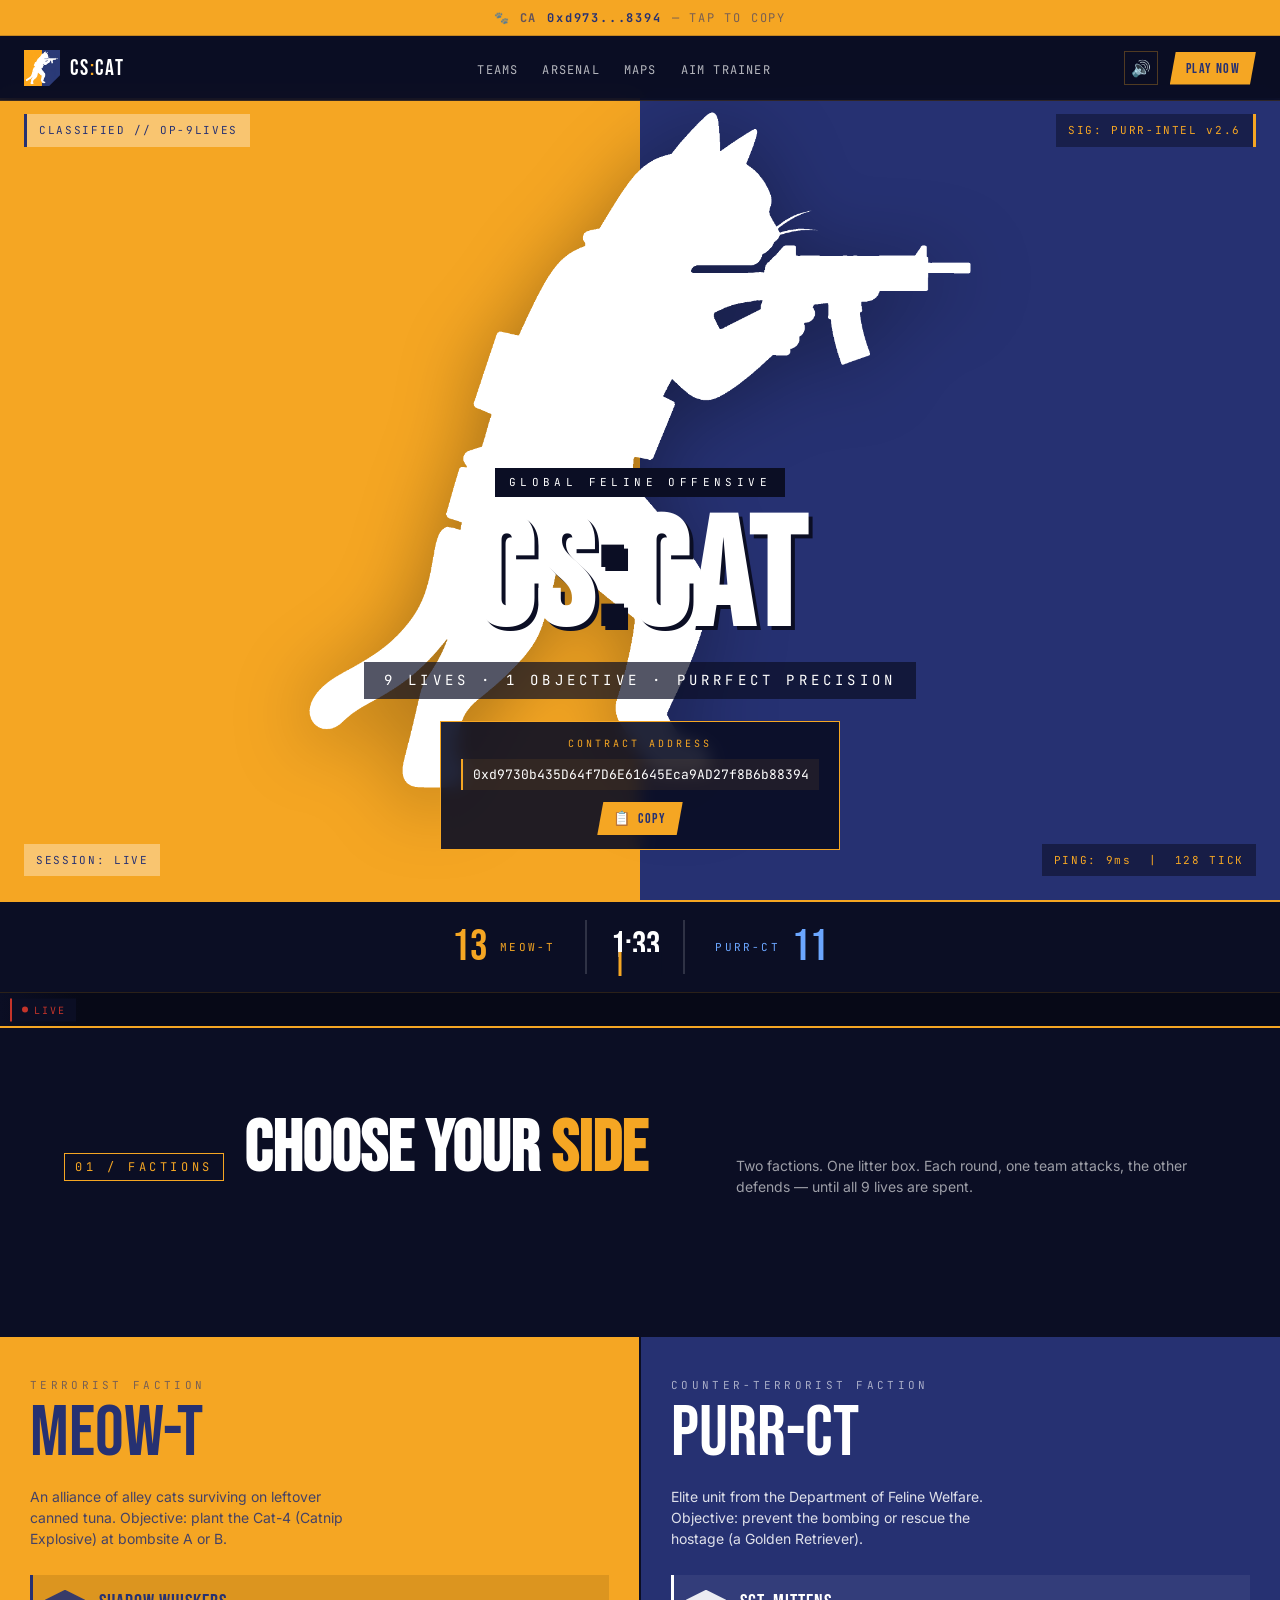
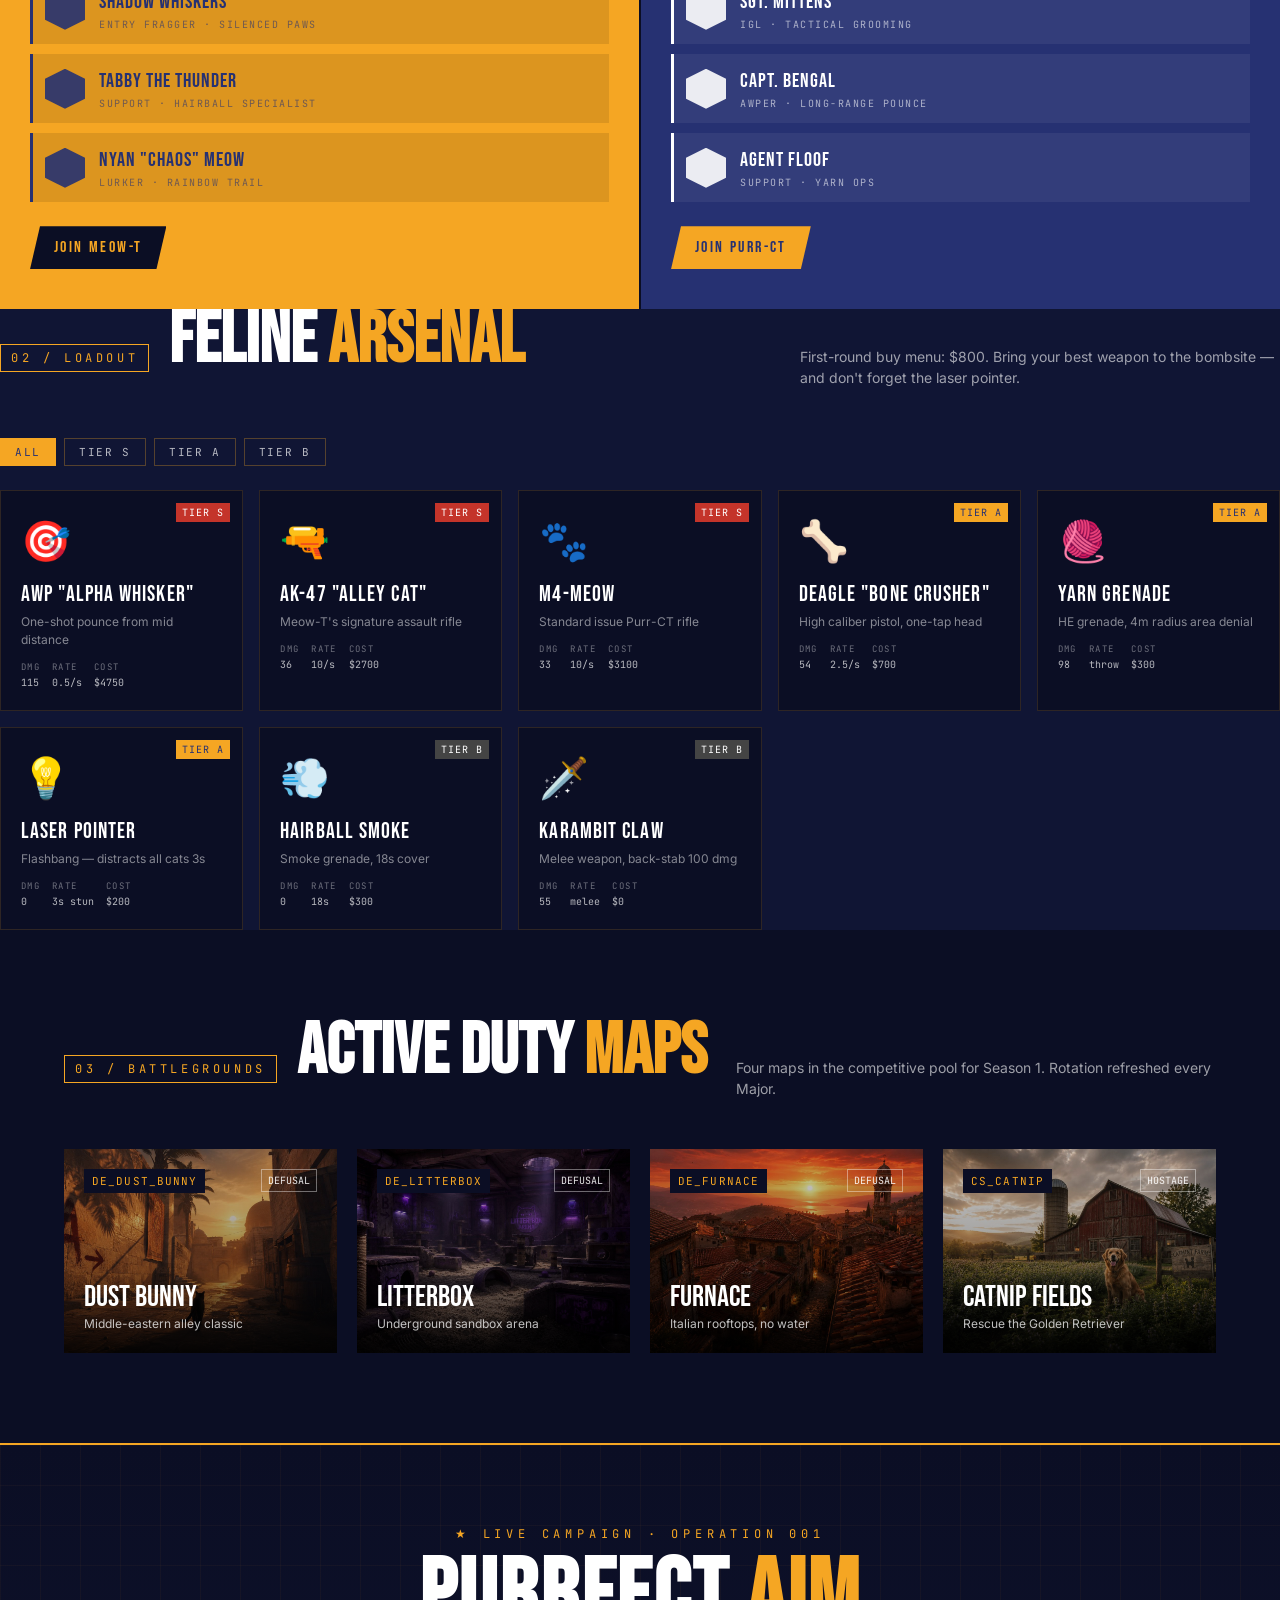
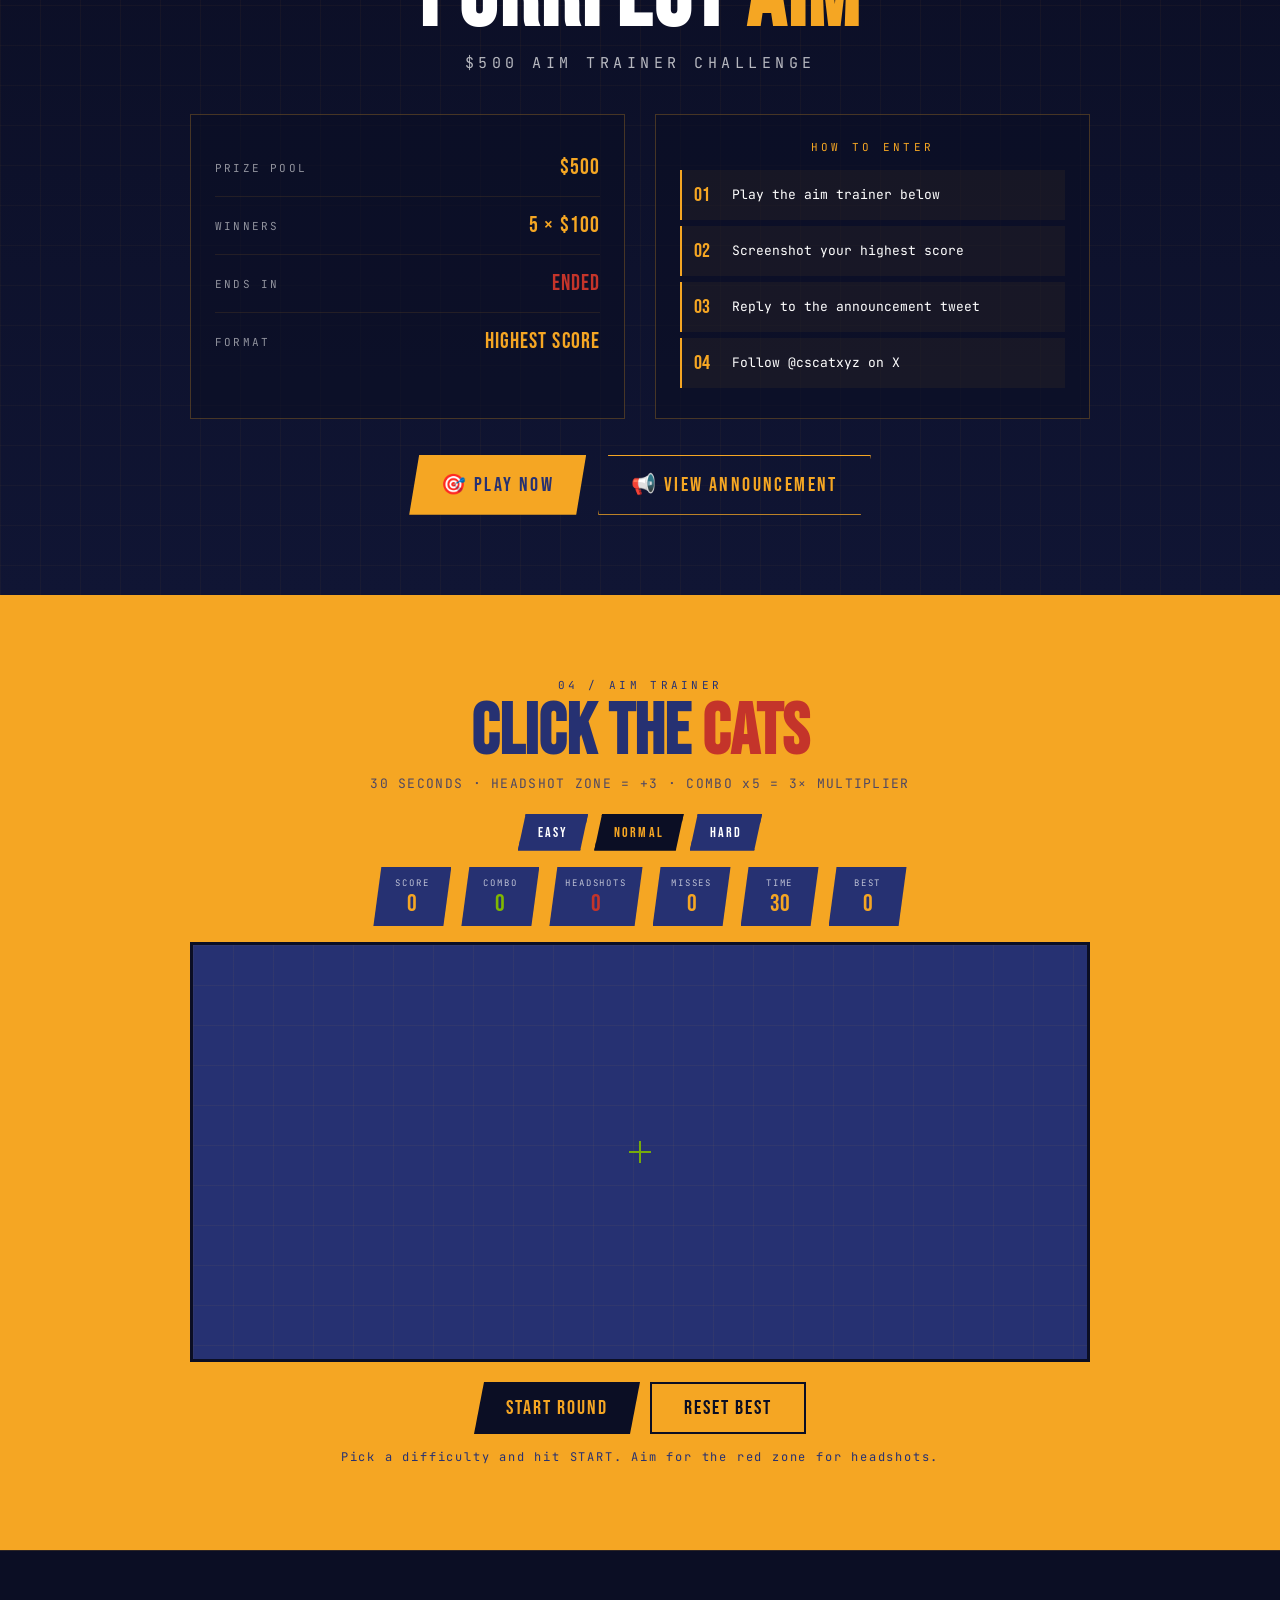
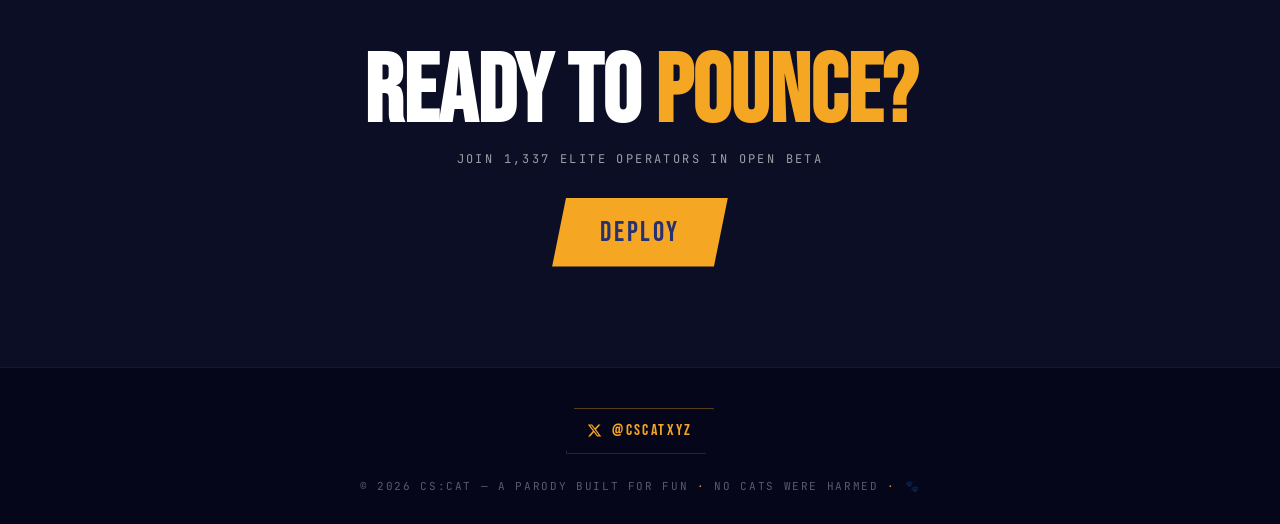
<file: index.html>
<!DOCTYPE html>
<html lang="en">
<head>
<meta charset="UTF-8">
<meta name="viewport" content="width=device-width, initial-scale=1.0">
<title>CS:CAT — Tactical Feline Operations</title>
<link href="https://fonts.googleapis.com/css2?family=Bebas+Neue&family=Inter:wght@400;600;800;900&family=JetBrains+Mono:wght@400;700&display=swap" rel="stylesheet">
<link rel="stylesheet" href="styles.css">
</head>
<body>

<!-- CA TOP BAR -->
<div class="ca-topbar" id="caTopbar">
  <div class="ca-topbar-inner" id="caTopbarBtn">
    <span class="ca-topbar-label">🐾 CA</span>
    <span class="ca-topbar-addr" id="caTopbarAddr">COMING SOON</span>
    <span class="ca-topbar-hint" id="caTopbarHint">— reveal on launch</span>
  </div>
</div>

<nav>
  <div class="brand">
    <div class="brand-mark"><img src="logo.png" alt="CS:CAT logo"></div>
    <div class="brand-name">CS<span class="colon">:</span>CAT</div>
  </div>
  <ul>
    <li><a href="#teams">Teams</a></li>
    <li><a href="#arsenal">Arsenal</a></li>
    <li><a href="#maps">Maps</a></li>
    <li><a href="#train">Aim Trainer</a></li>
  </ul>
  <div class="nav-right">
    <button class="sound-toggle" id="soundToggle" title="Toggle sound">🔊</button>
    <button class="nav-cta" onclick="document.getElementById('train').scrollIntoView({behavior:'smooth'})">PLAY NOW</button>
  </div>
</nav>

<!-- HERO -->
<section class="hero">
  <div class="hero-left"></div>
  <div class="hero-right"></div>

  <div class="hero-hud hud-tl">CLASSIFIED // OP-9LIVES</div>
  <div class="hero-hud hud-tr">SIG: PURR-INTEL v2.6</div>
  <div class="hero-hud hud-bl">SESSION: LIVE</div>
  <div class="hero-hud hud-br">PING: 9ms &nbsp;|&nbsp; 128 TICK</div>

  <img class="hero-cat" src="hero-cat.png" alt="CS:CAT tactical feline operator">

  <div class="hero-content">
    <div class="hero-eyebrow">GLOBAL FELINE OFFENSIVE</div>
    <h1 class="hero-title">CS<span class="colon">:</span>CAT</h1>
    <div class="hero-tagline">9 LIVES · 1 OBJECTIVE · PURRFECT PRECISION</div>

    <div class="hero-ca-card" id="heroCaCard">
      <div class="hero-ca-label">CONTRACT ADDRESS</div>
      <div class="hero-ca-addr" id="heroCaAddr">COMING SOON</div>
      <div class="hero-ca-actions">
        <button class="hero-ca-btn" id="heroCaBtn" disabled>
          <span>⏳</span> TBA
        </button>
        <a class="hero-ca-btn secondary" id="heroCaExplorer" href="#" target="_blank" rel="noopener" style="display:none">
          <span>🔗</span> EXPLORER
        </a>
      </div>
    </div>
  </div>
</section>

<!-- ROUND HUD + KILL FEED -->
<div class="match-bar">
  <div class="round-hud">
    <div class="hud-team-block t">
      <span class="score" id="tScore">13</span>
      <span class="name">MEOW-T</span>
    </div>
    <div class="hud-timer" id="timer">1:35</div>
    <div class="hud-team-block ct">
      <span class="name">PURR-CT</span>
      <span class="score" id="ctScore">11</span>
    </div>
  </div>
  <div class="killfeed" id="killfeed">
    <div class="live-badge"><span class="live-dot"></span>LIVE</div>
  </div>
</div>

<!-- TEAMS -->
<section class="content" id="teams">
  <div class="section-head">
    <span class="section-tag">01 / FACTIONS</span>
    <h2 class="section-title">CHOOSE YOUR <span class="accent">SIDE</span></h2>
    <p class="section-desc">Two factions. One litter box. Each round, one team attacks, the other defends — until all 9 lives are spent.</p>
  </div>
</section>

<div class="teams-grid">
  <div class="team-card team-t" data-team="t">
    <div class="team-label">TERRORIST FACTION</div>
    <div class="team-name">MEOW-T</div>
    <div class="team-desc">An alliance of alley cats surviving on leftover canned tuna. Objective: plant the Cat-4 (Catnip Explosive) at bombsite A or B.</div>
    <div class="team-agents">
      <div class="agent">
        <div class="agent-avatar"></div>
        <div class="agent-info">
          <div class="agent-name">SHADOW WHISKERS</div>
          <div class="agent-role">Entry Fragger · Silenced Paws</div>
        </div>
      </div>
      <div class="agent">
        <div class="agent-avatar"></div>
        <div class="agent-info">
          <div class="agent-name">TABBY THE THUNDER</div>
          <div class="agent-role">Support · Hairball Specialist</div>
        </div>
      </div>
      <div class="agent">
        <div class="agent-avatar"></div>
        <div class="agent-info">
          <div class="agent-name">NYAN "CHAOS" MEOW</div>
          <div class="agent-role">Lurker · Rainbow Trail</div>
        </div>
      </div>
    </div>
    <button class="join-btn" onclick="joinTeam('t', event)">JOIN MEOW-T</button>
  </div>

  <div class="team-card team-ct" data-team="ct">
    <div class="team-label">COUNTER-TERRORIST FACTION</div>
    <div class="team-name">PURR-CT</div>
    <div class="team-desc">Elite unit from the Department of Feline Welfare. Objective: prevent the bombing or rescue the hostage (a Golden Retriever).</div>
    <div class="team-agents">
      <div class="agent">
        <div class="agent-avatar"></div>
        <div class="agent-info">
          <div class="agent-name">SGT. MITTENS</div>
          <div class="agent-role">IGL · Tactical Grooming</div>
        </div>
      </div>
      <div class="agent">
        <div class="agent-avatar"></div>
        <div class="agent-info">
          <div class="agent-name">CAPT. BENGAL</div>
          <div class="agent-role">AWPer · Long-range Pounce</div>
        </div>
      </div>
      <div class="agent">
        <div class="agent-avatar"></div>
        <div class="agent-info">
          <div class="agent-name">AGENT FLOOF</div>
          <div class="agent-role">Support · Yarn Ops</div>
        </div>
      </div>
    </div>
    <button class="join-btn" onclick="joinTeam('ct', event)">JOIN PURR-CT</button>
  </div>
</div>

<!-- ARSENAL -->
<section class="arsenal-section">
  <div class="content">
    <div class="section-head">
      <span class="section-tag">02 / LOADOUT</span>
      <h2 class="section-title">FELINE <span class="accent">ARSENAL</span></h2>
      <p class="section-desc">First-round buy menu: $800. Bring your best weapon to the bombsite — and don't forget the laser pointer.</p>
    </div>

    <div class="filter-bar">
      <button class="filter-btn active" data-filter="all">ALL</button>
      <button class="filter-btn" data-filter="s">TIER S</button>
      <button class="filter-btn" data-filter="a">TIER A</button>
      <button class="filter-btn" data-filter="b">TIER B</button>
    </div>

    <div class="weapons-grid" id="weaponsGrid"></div>
  </div>
</section>

<!-- MAPS -->
<section class="content" id="maps">
  <div class="section-head">
    <span class="section-tag">03 / BATTLEGROUNDS</span>
    <h2 class="section-title">ACTIVE DUTY <span class="accent">MAPS</span></h2>
    <p class="section-desc">Four maps in the competitive pool for Season 1. Rotation refreshed every Major.</p>
  </div>

  <div class="maps-grid" id="mapsGrid"></div>
</section>

  <!-- ============ CAMPAIGN SECTION ============ -->
<section class="campaign-section" id="campaign">
  <div class="campaign-wrap">
    <div class="campaign-eyebrow">★ LIVE CAMPAIGN · OPERATION 001</div>
    <h2 class="campaign-title">PURRFECT <span class="accent">AIM</span></h2>
    <div class="campaign-sub">$500 AIM TRAINER CHALLENGE</div>

    <div class="campaign-grid">
      <div class="campaign-info">
        <div class="info-row"><span class="lbl">PRIZE POOL</span><span class="val">$500</span></div>
        <div class="info-row"><span class="lbl">WINNERS</span><span class="val">5 × $100</span></div>
        <div class="info-row"><span class="lbl">ENDS IN</span><span class="val" id="countdown">--H --M --S</span></div>
        <div class="info-row"><span class="lbl">FORMAT</span><span class="val">Highest Score</span></div>
      </div>

      <div class="campaign-steps">
        <div class="steps-label">HOW TO ENTER</div>
        <div class="c-step"><span class="c-num">01</span>Play the aim trainer below</div>
        <div class="c-step"><span class="c-num">02</span>Screenshot your highest score</div>
        <div class="c-step"><span class="c-num">03</span>Reply to the announcement tweet</div>
        <div class="c-step"><span class="c-num">04</span>Follow @cscatxyz on X</div>
      </div>
    </div>

    <div class="campaign-cta">
      <a href="#train" class="c-btn primary">🎯 PLAY NOW</a>
      <a href="https://x.com/cscatxyz" target="_blank" rel="noopener" class="c-btn secondary">📢 VIEW ANNOUNCEMENT</a>
    </div>
  </div>
</section>
  
<!-- MINI GAME -->
<section class="game-section" id="train">
  <div class="game-wrap">
    <div class="game-head">
      <div class="game-eyebrow">04 / AIM TRAINER</div>
      <h1 class="game-title">CLICK THE <span class="accent">CATS</span></h1>
      <div class="game-sub">30 SECONDS · HEADSHOT ZONE = +3 · COMBO x5 = 3× MULTIPLIER</div>
    </div>

    <div class="difficulty-bar">
      <button class="diff-btn" data-diff="easy">EASY</button>
      <button class="diff-btn active" data-diff="normal">NORMAL</button>
      <button class="diff-btn" data-diff="hard">HARD</button>
    </div>

    <div class="game-hud">
      <div class="stat"><span class="stat-label">SCORE</span><span class="stat-val" id="score">0</span></div>
      <div class="stat combo"><span class="stat-label">COMBO</span><span class="stat-val" id="combo">0</span></div>
      <div class="stat hs"><span class="stat-label">HEADSHOTS</span><span class="stat-val" id="hs">0</span></div>
      <div class="stat"><span class="stat-label">MISSES</span><span class="stat-val" id="misses">0</span></div>
      <div class="stat"><span class="stat-label">TIME</span><span class="stat-val" id="gtime">30</span></div>
      <div class="stat"><span class="stat-label">BEST</span><span class="stat-val" id="best">0</span></div>
    </div>

    <div class="game-area" id="area">
      <div class="crosshair" id="crosshair" style="left:50%; top:50%"></div>
    </div>

    <div class="game-controls">
      <button class="btn" id="startBtn">START ROUND</button>
      <button class="btn secondary" id="resetBest">RESET BEST</button>
    </div>
    <div class="game-msg" id="msg">Pick a difficulty and hit START. Aim for the red zone for headshots.</div>
  </div>
</section>

<!-- CTA -->
<section class="cta">
  <h2 class="cta-title">READY TO <span class="accent">POUNCE?</span></h2>
  <div class="cta-sub">JOIN 1,337 ELITE OPERATORS IN OPEN BETA</div>
  <button class="cta-btn" onclick="document.getElementById('train').scrollIntoView({behavior:'smooth'})">DEPLOY</button>
</section>

<footer>
  <div class="footer-social">
    <a href="https://x.com/cscatxyz" target="_blank" rel="noopener" class="social-link" aria-label="Follow CS:CAT on X">
      <svg viewBox="0 0 24 24" fill="currentColor" aria-hidden="true">
        <path d="M18.244 2.25h3.308l-7.227 8.26 8.502 11.24H16.17l-5.214-6.817L4.99 21.75H1.68l7.73-8.835L1.254 2.25H8.08l4.713 6.231zm-1.161 17.52h1.833L7.084 4.126H5.117z"/>
      </svg>
      <span>@CSCATXYZ</span>
    </a>
  </div>
  <div class="footer-copy">
    © 2026 CS:CAT — A PARODY BUILT FOR FUN <span class="paw">·</span> NO CATS WERE HARMED <span class="paw">·</span> 🐾
  </div>
</footer>

<!-- MODAL -->
<div class="modal-overlay" id="modal">
  <div class="modal">
    <button class="modal-close" onclick="closeModal()">✕</button>
    <div id="modalContent"></div>
  </div>
</div>

<!-- TOAST -->
<div class="toast" id="toast"></div>

<script src="script.js"></script>
</body>
</html>
</file>
<file: styles.css>
:root {
  --yellow: #F5A623;
  --yellow-deep: #E09612;
  --navy: #263172;
  --navy-deep: #1A2054;
  --navy-mid: #101534;
  --white: #FFFFFF;
  --cream: #F4EFE6;
  --red: #C4342A;
  --dark: #0B0E24;
  --green: #7FB800;
  --ct-blue: #6BA6FF;
}
* { margin: 0; padding: 0; box-sizing: border-box; }
html { scroll-behavior: smooth; }
body {
  font-family: 'Inter', sans-serif;
  background: var(--dark);
  color: var(--white);
  overflow-x: hidden;
  line-height: 1.5;
}
button { font-family: inherit; }

/* ============ CA TOP BAR ============ */
.ca-topbar {
  position: fixed;
  top: 0; left: 0; right: 0;
  height: 36px;
  background: var(--yellow);
  color: var(--navy);
  z-index: 110;
  display: flex;
  align-items: center;
  justify-content: center;
  transition: background 0.3s, color 0.3s;
  border-bottom: 1px solid rgba(11,14,36,0.2);
}
.ca-topbar.copied {
  background: var(--green);
  color: var(--white);
}
.ca-topbar-inner {
  display: flex; align-items: center; gap: 10px;
  font-family: 'JetBrains Mono';
  font-size: 12px;
  letter-spacing: 0.15em;
  cursor: pointer;
  padding: 0 20px;
  user-select: none;
  font-weight: 700;
}
.ca-topbar.disabled .ca-topbar-inner { cursor: default; }
.ca-topbar-label { opacity: 0.7; }
.ca-topbar-hint { opacity: 0.6; font-weight: 400; }
@media (max-width: 720px) {
  .ca-topbar-inner { font-size: 10px; padding: 0 12px; gap: 6px; letter-spacing: 0.1em; }
  .ca-topbar-hint { display: none; }
}

/* ============ NAV ============ */
nav {
  position: fixed; top: 36px; left: 0; right: 0; z-index: 100;
  padding: 14px 24px;
  background: rgba(11,14,36,0.9);
  backdrop-filter: blur(12px);
  border-bottom: 1px solid rgba(245,166,35,0.15);
  display: flex; justify-content: space-between; align-items: center;
  gap: 12px;
}
.brand { display: flex; align-items: center; gap: 10px; }
.brand-mark {
  width: 36px; height: 36px;
  display: flex; align-items: center; justify-content: center;
  clip-path: polygon(0 0, 100% 0, 100% 70%, 70% 100%, 0 100%);
  overflow: hidden;
}
.brand-mark img {
  width: 100%;
  height: 100%;
  object-fit: cover;
  display: block;
}
.brand-name { font-family: 'Bebas Neue'; font-size: 22px; letter-spacing: 0.08em; }
.brand-name .colon { color: var(--yellow); }
nav ul { display: flex; gap: 24px; list-style: none; }
nav ul a {
  color: rgba(255,255,255,0.7);
  text-decoration: none;
  font-family: 'JetBrains Mono';
  font-size: 12px;
  text-transform: uppercase;
  letter-spacing: 0.1em;
  transition: color 0.2s;
}
nav ul a:hover { color: var(--yellow); }
.nav-right { display: flex; align-items: center; gap: 12px; }
.sound-toggle {
  background: transparent;
  border: 1px solid rgba(245,166,35,0.3);
  color: var(--yellow);
  width: 34px; height: 34px;
  cursor: pointer;
  display: flex; align-items: center; justify-content: center;
  font-size: 16px;
  transition: all 0.2s;
}
.sound-toggle:hover { background: rgba(245,166,35,0.1); }
.sound-toggle.muted { opacity: 0.4; }
.nav-cta {
  background: var(--yellow); color: var(--navy);
  padding: 8px 16px;
  font-family: 'Bebas Neue';
  letter-spacing: 0.1em;
  font-size: 14px;
  border: none;
  cursor: pointer;
  clip-path: polygon(6px 0, 100% 0, calc(100% - 6px) 100%, 0 100%);
  transition: transform 0.1s;
}
.nav-cta:hover { transform: translateY(-1px); }
@media (max-width: 780px) {
  nav ul { display: none; }
  nav { padding: 12px 16px; }
}

/* ============ HERO ============ */
.hero {
  min-height: 100vh;
  display: grid;
  grid-template-columns: 1fr 1fr;
  position: relative;
  overflow: hidden;
  padding-top: 98px;
}
.hero-left { background: var(--yellow); }
.hero-right { background: var(--navy); }
.hero-cat {
  position: absolute;
  top: 50%; left: 50%;
  transform: translate(-50%, -50%);
  max-height: 75vh;
  max-width: 92%;
  width: auto;
  height: auto;
  z-index: 2;
  filter: drop-shadow(0 10px 40px rgba(0,0,0,0.35));
  pointer-events: none;
}
.hero-content {
  position: absolute;
  bottom: 50px; left: 50%;
  transform: translateX(-50%);
  z-index: 3;
  text-align: center;
  width: 92%;
  max-width: 900px;
}
.hero-eyebrow {
  font-family: 'JetBrains Mono';
  font-size: 11px;
  letter-spacing: 0.4em;
  color: var(--white);
  background: var(--dark);
  padding: 6px 14px;
  display: inline-block;
  margin-bottom: 18px;
}
.hero-title {
  font-family: 'Bebas Neue';
  font-size: clamp(64px, 12vw, 180px);
  line-height: 0.85;
  color: var(--white);
  letter-spacing: 0.02em;
  text-shadow: 4px 4px 0 var(--dark);
}
.hero-title .colon { color: var(--dark); }
.hero-tagline {
  font-family: 'JetBrains Mono';
  font-size: clamp(11px, 1.4vw, 14px);
  letter-spacing: 0.3em;
  text-transform: uppercase;
  color: var(--white);
  margin-top: 16px;
  background: rgba(11,14,36,0.7);
  padding: 8px 20px;
  display: inline-block;
}
.hero-hud {
  position: absolute;
  z-index: 4;
  font-family: 'JetBrains Mono';
  font-size: 11px;
  letter-spacing: 0.15em;
  padding: 8px 12px;
}
.hud-tl { top: 114px; left: 24px; color: var(--navy); background: rgba(255,255,255,0.35); border-left: 3px solid var(--navy); }
.hud-tr { top: 114px; right: 24px; color: var(--yellow); background: rgba(11,14,36,0.5); border-right: 3px solid var(--yellow); }
.hud-bl { bottom: 24px; left: 24px; color: var(--navy); background: rgba(255,255,255,0.35); }
.hud-br { bottom: 24px; right: 24px; color: var(--yellow); background: rgba(11,14,36,0.55); }
@media (max-width: 720px) {
  .hero-content { bottom: 30px; }
  .hud-bl, .hud-br { display: none; }
  .hud-tl, .hud-tr { font-size: 9px; padding: 4px 8px; top: 108px; }
}

/* ============ HERO CA CARD ============ */
.hero-ca-card {
  background: rgba(11,14,36,0.9);
  backdrop-filter: blur(8px);
  border: 1px solid var(--yellow);
  padding: 14px 20px;
  margin-top: 22px;
  display: inline-block;
  text-align: left;
  min-width: 320px;
  max-width: 92vw;
  transition: all 0.3s;
}
.hero-ca-card.copied {
  border-color: var(--green);
  box-shadow: 0 0 20px rgba(127,184,0,0.3);
}
.hero-ca-label {
  font-family: 'JetBrains Mono';
  font-size: 10px;
  letter-spacing: 0.3em;
  color: var(--yellow);
  margin-bottom: 8px;
  text-align: center;
}
.hero-ca-addr {
  font-family: 'JetBrains Mono';
  font-size: 13px;
  color: var(--white);
  word-break: break-all;
  margin-bottom: 12px;
  text-align: center;
  padding: 6px 10px;
  background: rgba(245,166,35,0.08);
  border-left: 2px solid var(--yellow);
}
.hero-ca-actions {
  display: flex;
  gap: 8px;
  justify-content: center;
}
.hero-ca-btn {
  background: var(--yellow);
  color: var(--navy);
  border: none;
  padding: 8px 16px;
  font-family: 'Bebas Neue';
  font-size: 14px;
  letter-spacing: 0.12em;
  cursor: pointer;
  display: inline-flex; align-items: center; gap: 6px;
  transition: all 0.2s;
  text-decoration: none;
  clip-path: polygon(6px 0, 100% 0, calc(100% - 6px) 100%, 0 100%);
}
.hero-ca-btn:hover:not(:disabled) { transform: translateY(-1px); }
.hero-ca-btn:disabled { opacity: 0.5; cursor: not-allowed; }
.hero-ca-btn.secondary { background: transparent; border: 1px solid var(--yellow); color: var(--yellow); }
@media (max-width: 720px) {
  .hero-ca-card { min-width: 0; width: 90%; padding: 12px 14px; }
  .hero-ca-addr { font-size: 11px; }
}

/* ============ ROUND HUD + KILL FEED ============ */
.match-bar {
  background: var(--dark);
  border-top: 2px solid var(--yellow);
  border-bottom: 2px solid var(--yellow);
  position: relative;
}
.round-hud {
  padding: 18px;
  display: flex;
  justify-content: center;
  align-items: center;
  gap: 30px;
}
.hud-team-block { display: flex; align-items: center; gap: 12px; }
.hud-team-block.t { color: var(--yellow); }
.hud-team-block.ct { color: var(--ct-blue); }
.hud-team-block .score { font-family: 'Bebas Neue'; font-size: 44px; line-height: 1; }
.hud-team-block .name { font-family: 'JetBrains Mono'; font-size: 11px; letter-spacing: 0.2em; }
.hud-timer {
  font-family: 'Bebas Neue'; font-size: 36px;
  color: var(--white); padding: 0 20px;
  border-left: 2px solid rgba(255,255,255,0.15);
  border-right: 2px solid rgba(255,255,255,0.15);
  min-width: 100px; text-align: center;
}
.hud-timer.warn { color: var(--red); animation: pulse 1s infinite; }
@keyframes pulse { 50% { opacity: 0.4; } }

.killfeed {
  position: relative;
  width: 100%;
  height: 34px;
  overflow: hidden;
  background: rgba(0,0,0,0.35);
  border-top: 1px solid rgba(245,166,35,0.15);
}
.killfeed::after {
  content: '';
  position: absolute;
  left: 0; top: 0; bottom: 0;
  width: 80px;
  background: linear-gradient(to right, var(--dark), transparent);
  pointer-events: none;
  z-index: 2;
}
.live-badge {
  position: absolute;
  left: 10px; top: 50%;
  transform: translateY(-50%);
  z-index: 3;
  background: var(--dark);
  color: var(--red);
  padding: 4px 10px;
  font-family: 'JetBrains Mono';
  font-size: 10px;
  letter-spacing: 0.2em;
  display: flex; align-items: center; gap: 6px;
  border-left: 2px solid var(--red);
}
.live-dot {
  width: 6px; height: 6px;
  background: var(--red);
  border-radius: 50%;
  animation: livePulse 1.5s infinite;
}
@keyframes livePulse {
  0%, 100% { opacity: 1; }
  50% { opacity: 0.3; }
}
.kill-item {
  position: absolute;
  top: 50%;
  left: 0;
  transform: translate3d(100vw, -50%, 0);
  display: inline-flex; align-items: center; gap: 8px;
  padding: 4px 12px;
  font-family: 'JetBrains Mono';
  font-size: 11px;
  white-space: nowrap;
  will-change: transform;
  animation: killTick 18s linear forwards;
}
@keyframes killTick {
  from { transform: translate3d(100vw, -50%, 0); }
  to   { transform: translate3d(-100vw, -50%, 0); }
}
.kill-item .attacker.t { color: var(--yellow); }
.kill-item .attacker.ct { color: var(--ct-blue); }
.kill-item .target.t { color: var(--yellow); opacity: 0.6; text-decoration: line-through; }
.kill-item .target.ct { color: var(--ct-blue); opacity: 0.6; text-decoration: line-through; }
.kill-item .weapon { color: var(--white); opacity: 0.7; }
.kill-item .hs { color: var(--red); font-size: 10px; }
@media (max-width: 720px) {
  .round-hud { flex-wrap: wrap; gap: 16px; padding: 14px; }
  .hud-timer { font-size: 28px; min-width: 80px; padding: 0 12px; }
}

/* ============ SECTION BASE ============ */
section.content {
  padding: 90px 24px;
  max-width: 1200px;
  margin: 0 auto;
}
.section-head {
  margin-bottom: 50px;
  display: flex;
  align-items: baseline;
  gap: 20px;
  flex-wrap: wrap;
}
.section-tag {
  font-family: 'JetBrains Mono';
  font-size: 12px;
  letter-spacing: 0.3em;
  color: var(--yellow);
  padding: 4px 10px;
  border: 1px solid var(--yellow);
}
.section-title {
  font-family: 'Bebas Neue';
  font-size: clamp(40px, 6vw, 72px);
  line-height: 0.9;
  color: var(--white);
}
.section-title .accent { color: var(--yellow); }
.section-desc {
  color: rgba(255,255,255,0.6);
  max-width: 480px;
  margin-left: auto;
  font-size: 14px;
}

/* ============ TEAMS ============ */
.teams-grid {
  display: grid;
  grid-template-columns: 1fr 1fr;
  gap: 2px;
  background: var(--dark);
}
@media (max-width: 720px) { .teams-grid { grid-template-columns: 1fr; } }
.team-card {
  padding: 40px 30px;
  min-height: 460px;
  position: relative;
  overflow: hidden;
  transition: transform 0.3s;
  cursor: pointer;
}
.team-card:hover { transform: translateY(-4px); }
.team-t { background: var(--yellow); color: var(--navy); }
.team-ct { background: var(--navy); color: var(--white); }
.team-label { font-family: 'JetBrains Mono'; font-size: 11px; letter-spacing: 0.3em; opacity: 0.6; }
.team-name { font-family: 'Bebas Neue'; font-size: 72px; line-height: 0.9; margin: 8px 0 20px; }
.team-desc { font-size: 14px; opacity: 0.85; max-width: 340px; }
.team-agents { margin-top: 26px; display: flex; flex-direction: column; gap: 10px; }
.agent {
  display: flex; align-items: center; gap: 14px;
  padding: 12px;
  background: rgba(0,0,0,0.1);
  border-left: 3px solid currentColor;
}
.team-ct .agent { background: rgba(255,255,255,0.06); }
.agent-avatar {
  width: 40px; height: 40px;
  background: currentColor;
  clip-path: polygon(50% 0, 100% 25%, 100% 75%, 50% 100%, 0 75%, 0 25%);
  opacity: 0.9;
}
.agent-info { flex: 1; }
.agent-name { font-family: 'Bebas Neue'; font-size: 20px; letter-spacing: 0.05em; }
.agent-role { font-family: 'JetBrains Mono'; font-size: 10px; opacity: 0.6; letter-spacing: 0.15em; text-transform: uppercase; }
.join-btn {
  margin-top: 24px;
  background: var(--dark);
  color: var(--yellow);
  font-family: 'Bebas Neue';
  letter-spacing: 0.15em;
  font-size: 16px;
  padding: 12px 24px;
  border: none;
  cursor: pointer;
  clip-path: polygon(10px 0, 100% 0, calc(100% - 10px) 100%, 0 100%);
  transition: all 0.2s;
}
.team-ct .join-btn { background: var(--yellow); color: var(--navy); }
.join-btn:hover { transform: translateY(-2px); }
.team-card.joined { outline: 3px solid var(--green); outline-offset: -3px; }

/* ============ ARSENAL ============ */
.arsenal-section { background: var(--navy-mid); }
.filter-bar {
  display: flex; gap: 8px; flex-wrap: wrap;
  margin-bottom: 24px;
}
.filter-btn {
  background: transparent;
  border: 1px solid rgba(245,166,35,0.3);
  color: rgba(255,255,255,0.7);
  padding: 6px 14px;
  font-family: 'JetBrains Mono';
  font-size: 11px;
  letter-spacing: 0.15em;
  cursor: pointer;
  transition: all 0.2s;
}
.filter-btn:hover { border-color: var(--yellow); color: var(--white); }
.filter-btn.active { background: var(--yellow); color: var(--navy); border-color: var(--yellow); }
.weapons-grid {
  display: grid;
  grid-template-columns: repeat(auto-fill, minmax(240px, 1fr));
  gap: 16px;
}
.weapon {
  background: var(--dark);
  border: 1px solid rgba(245,166,35,0.15);
  padding: 20px;
  position: relative;
  transition: all 0.2s;
  cursor: pointer;
}
.weapon:hover {
  border-color: var(--yellow);
  background: #14183a;
  transform: translateY(-2px);
}
.weapon:hover .weapon-name { color: var(--yellow); }
.weapon-tier {
  position: absolute; top: 12px; right: 12px;
  font-family: 'JetBrains Mono'; font-size: 10px;
  padding: 2px 6px; letter-spacing: 0.1em;
}
.tier-s { background: var(--red); color: var(--white); }
.tier-a { background: var(--yellow); color: var(--navy); }
.tier-b { background: #444; color: var(--white); }
.weapon-icon { font-size: 40px; margin-bottom: 12px; display: block; }
.weapon-name { font-family: 'Bebas Neue'; font-size: 22px; letter-spacing: 0.05em; transition: color 0.2s; line-height: 1.1; }
.weapon-desc { font-size: 12px; color: rgba(255,255,255,0.5); margin: 6px 0 12px; }
.weapon-stats { display: flex; gap: 12px; font-family: 'JetBrains Mono'; font-size: 10px; color: rgba(255,255,255,0.7); }
.weapon-stats span { display: flex; flex-direction: column; }
.weapon-stats span::before {
  content: attr(data-label);
  color: rgba(255,255,255,0.4);
  font-size: 9px;
  letter-spacing: 0.15em;
}

/* ============ MAPS ============ */
.maps-grid {
  display: grid;
  grid-template-columns: repeat(auto-fit, minmax(260px, 1fr));
  gap: 20px;
}
.map-card {
  aspect-ratio: 4/3;
  position: relative;
  overflow: hidden;
  cursor: pointer;
  transition: transform 0.3s;
}
.map-card:hover { transform: scale(1.02); }
.map-1 { background: #8B5E2F url('dust-bunny.jpg') center/cover no-repeat; }
.map-2 { background: #2A2540 url('litterbox.jpg') center/cover no-repeat; }
.map-3 { background: #6B1F1A url('furnace.jpg') center/cover no-repeat; }
.map-4 { background: #2A5030 url('catnip-fields.jpg') center/cover no-repeat; }
.map-overlay {
  position: absolute; inset: 0;
  padding: 20px;
  display: flex; flex-direction: column; justify-content: space-between;
  background: linear-gradient(to top, rgba(0,0,0,0.9) 0%, rgba(0,0,0,0.4) 40%, rgba(0,0,0,0.2) 100%);
}
.map-tag-row { display: flex; justify-content: space-between; align-items: flex-start; }
.map-code { font-family: 'JetBrains Mono'; font-size: 11px; background: var(--dark); color: var(--yellow); padding: 4px 8px; letter-spacing: 0.1em; }
.map-mode { font-family: 'JetBrains Mono'; font-size: 10px; color: rgba(255,255,255,0.9); border: 1px solid rgba(255,255,255,0.4); padding: 3px 6px; }
.map-title { font-family: 'Bebas Neue'; font-size: 30px; line-height: 0.9; color: var(--white); }
.map-sub { font-size: 12px; color: rgba(255,255,255,0.75); margin-top: 4px; }

/* ============ MODAL ============ */
.modal-overlay {
  position: fixed; inset: 0;
  background: rgba(11,14,36,0.85);
  backdrop-filter: blur(6px);
  z-index: 200;
  display: none;
  align-items: center;
  justify-content: center;
  padding: 20px;
  animation: fadeIn 0.2s;
}
.modal-overlay.open { display: flex; }
@keyframes fadeIn { from { opacity: 0; } to { opacity: 1; } }
.modal {
  background: var(--dark);
  border: 1px solid var(--yellow);
  max-width: 520px;
  width: 100%;
  padding: 30px;
  position: relative;
  max-height: 90vh;
  overflow-y: auto;
  animation: slideUp 0.3s;
}
@keyframes slideUp { from { transform: translateY(20px); opacity: 0; } to { transform: translateY(0); opacity: 1; } }
.modal-close {
  position: absolute; top: 12px; right: 12px;
  background: transparent; border: none;
  color: var(--yellow); font-size: 24px;
  cursor: pointer;
  width: 32px; height: 32px;
}
.modal-eyebrow { font-family: 'JetBrains Mono'; font-size: 10px; letter-spacing: 0.3em; color: var(--yellow); }
.modal-title { font-family: 'Bebas Neue'; font-size: 40px; line-height: 1; margin: 8px 0 12px; }
.modal-body { font-size: 14px; color: rgba(255,255,255,0.75); margin-bottom: 20px; }
.modal-stats {
  display: grid;
  grid-template-columns: repeat(auto-fit, minmax(80px, 1fr));
  gap: 10px;
  padding: 16px;
  background: var(--navy-mid);
  border-left: 3px solid var(--yellow);
}
.modal-stat { display: flex; flex-direction: column; }
.modal-stat .lbl { font-family: 'JetBrains Mono'; font-size: 10px; opacity: 0.5; letter-spacing: 0.15em; }
.modal-stat .val { font-family: 'Bebas Neue'; font-size: 22px; color: var(--yellow); }
.callouts { display: flex; flex-wrap: wrap; gap: 6px; margin-top: 12px; }
.callout {
  background: rgba(245,166,35,0.15);
  color: var(--yellow);
  padding: 4px 10px;
  font-family: 'JetBrains Mono';
  font-size: 10px;
  letter-spacing: 0.1em;
}
.map-preview {
  aspect-ratio: 4/3;
  margin-bottom: 16px;
  position: relative;
  border: 1px solid rgba(245,166,35,0.2);
}
.map-preview::before {
  content: ''; position: absolute; inset: 0;
  background-image:
    linear-gradient(rgba(245,166,35,0.15) 1px, transparent 1px),
    linear-gradient(90deg, rgba(245,166,35,0.15) 1px, transparent 1px);
  background-size: 30px 30px;
}
.spawn { position: absolute; padding: 3px 6px; font-family: 'JetBrains Mono'; font-size: 9px; letter-spacing: 0.1em; }
.spawn.t-spawn { top: 15%; left: 15%; background: var(--yellow); color: var(--navy); }
.spawn.ct-spawn { bottom: 15%; right: 15%; background: var(--ct-blue); color: var(--navy); }
.spawn.site { top: 50%; left: 50%; transform: translate(-50%, -50%); background: var(--red); color: var(--white); }

/* ============ MINI GAME ============ */
.game-section { background: var(--yellow); color: var(--navy); padding: 80px 24px; }
.game-wrap { max-width: 900px; margin: 0 auto; }
.game-head { text-align: center; margin-bottom: 20px; }
.game-eyebrow { font-family: 'JetBrains Mono'; font-size: 11px; letter-spacing: 0.3em; margin-bottom: 8px; }
.game-title { font-family: 'Bebas Neue'; font-size: clamp(40px, 7vw, 72px); line-height: 0.9; }
.game-title .accent { color: var(--red); }
.game-sub { margin-top: 8px; font-size: 13px; font-family: 'JetBrains Mono'; letter-spacing: 0.1em; opacity: 0.8; }

.difficulty-bar {
  display: flex; gap: 6px;
  justify-content: center;
  margin: 20px 0 14px;
  flex-wrap: wrap;
}
.diff-btn {
  background: var(--navy); color: var(--white);
  padding: 8px 18px;
  font-family: 'Bebas Neue';
  letter-spacing: 0.15em;
  font-size: 14px;
  border: 2px solid var(--navy);
  cursor: pointer;
  clip-path: polygon(8px 0, 100% 0, calc(100% - 8px) 100%, 0 100%);
  transition: all 0.2s;
}
.diff-btn:hover { transform: translateY(-1px); }
.diff-btn.active { background: var(--dark); color: var(--yellow); border-color: var(--dark); }

.game-hud { display: flex; justify-content: center; gap: 10px; margin: 16px 0; flex-wrap: wrap; }
.stat {
  background: var(--navy); color: var(--white);
  padding: 10px 16px;
  display: flex; flex-direction: column; align-items: center; gap: 2px;
  clip-path: polygon(8px 0, 100% 0, calc(100% - 8px) 100%, 0 100%);
  min-width: 78px;
}
.stat-label { font-family: 'JetBrains Mono'; font-size: 9px; letter-spacing: 0.2em; opacity: 0.7; }
.stat-val { font-family: 'Bebas Neue'; font-size: 24px; color: var(--yellow); line-height: 1; }
.stat.combo .stat-val { color: var(--green); }
.stat.hs .stat-val { color: var(--red); }

.game-area {
  position: relative;
  width: 100%;
  height: 420px;
  background: var(--navy);
  overflow: hidden;
  border: 3px solid var(--dark);
  cursor: crosshair;
  touch-action: none;
}
.game-area::before {
  content: ''; position: absolute; inset: 0;
  background-image:
    linear-gradient(rgba(245,166,35,0.05) 1px, transparent 1px),
    linear-gradient(90deg, rgba(245,166,35,0.05) 1px, transparent 1px);
  background-size: 40px 40px;
}
.crosshair {
  position: absolute; width: 22px; height: 22px;
  pointer-events: none;
  transform: translate(-50%, -50%);
  z-index: 20;
  opacity: 0.9;
}
.crosshair::before, .crosshair::after {
  content: ''; position: absolute;
  background: var(--green);
}
.crosshair::before { top: 50%; left: 0; right: 0; height: 2px; transform: translateY(-50%); }
.crosshair::after { left: 50%; top: 0; bottom: 0; width: 2px; transform: translateX(-50%); }

.target {
  position: absolute;
  cursor: pointer;
  transform: translate(-50%, -50%);
  animation: pop 0.15s ease-out;
  z-index: 5;
}
@keyframes pop {
  from { transform: translate(-50%, -50%) scale(0); }
  to { transform: translate(-50%, -50%) scale(1); }
}
.target-body {
  position: relative;
  width: 100%; height: 100%;
  background: var(--white);
  clip-path: polygon(20% 0, 40% 25%, 60% 25%, 80% 0, 100% 60%, 85% 100%, 15% 100%, 0 60%);
  display: flex; align-items: center; justify-content: center;
  color: var(--navy);
}
.target-emoji { font-size: 60%; }
.target-head {
  position: absolute;
  top: -8%; left: 50%;
  transform: translateX(-50%);
  width: 40%; height: 40%;
  background: var(--red);
  opacity: 0.3;
  border-radius: 50%;
  cursor: pointer;
  z-index: 6;
}
.target:hover .target-head { opacity: 0.5; }

.pop-score {
  position: absolute;
  font-family: 'Bebas Neue';
  font-size: 22px;
  color: var(--green);
  pointer-events: none;
  animation: floatUp 0.8s ease-out forwards;
  z-index: 15;
  transform: translate(-50%, -50%);
  text-shadow: 1px 1px 0 var(--dark);
}
.pop-score.hs { color: var(--red); font-size: 26px; }
@keyframes floatUp {
  to { transform: translate(-50%, -160%); opacity: 0; }
}

.game-controls { text-align: center; margin-top: 20px; display: flex; gap: 10px; justify-content: center; flex-wrap: wrap; }
.btn {
  background: var(--dark); color: var(--yellow);
  font-family: 'Bebas Neue'; font-size: 20px;
  letter-spacing: 0.1em;
  padding: 12px 32px;
  border: none; cursor: pointer;
  clip-path: polygon(10px 0, 100% 0, calc(100% - 10px) 100%, 0 100%);
  transition: transform 0.1s;
}
.btn:hover { transform: translateY(-2px); }
.btn:active { transform: translateY(0); }
.btn.secondary { background: transparent; color: var(--dark); border: 2px solid var(--dark); clip-path: none; }

.game-msg {
  text-align: center; margin-top: 14px;
  font-family: 'JetBrains Mono'; font-size: 12px;
  letter-spacing: 0.15em;
  min-height: 22px;
}
.game-msg strong { color: var(--red); }

/* ============ CTA ============ */
.cta { padding: 100px 24px; text-align: center; background: var(--dark); border-top: 1px solid rgba(245,166,35,0.15); }
.cta-title { font-family: 'Bebas Neue'; font-size: clamp(48px, 8vw, 96px); line-height: 0.9; margin-bottom: 12px; }
.cta-title .accent { color: var(--yellow); }
.cta-sub { color: rgba(255,255,255,0.6); font-family: 'JetBrains Mono'; letter-spacing: 0.2em; font-size: 12px; margin-bottom: 30px; }
.cta-btn {
  background: var(--yellow); color: var(--navy);
  font-family: 'Bebas Neue'; font-size: 28px;
  letter-spacing: 0.1em;
  padding: 18px 48px;
  border: none; cursor: pointer;
  clip-path: polygon(14px 0, 100% 0, calc(100% - 14px) 100%, 0 100%);
  transition: transform 0.1s;
}
.cta-btn:hover { transform: translateY(-2px); }

/* ============ FOOTER ============ */
footer {
  background: #05061A;
  padding: 40px 24px 30px;
  text-align: center;
  color: rgba(255,255,255,0.4);
  font-family: 'JetBrains Mono';
  font-size: 11px;
  letter-spacing: 0.15em;
  border-top: 1px solid rgba(245,166,35,0.1);
}
footer .paw { color: var(--yellow); }
.footer-social {
  display: flex;
  justify-content: center;
  gap: 12px;
  margin-bottom: 24px;
}
.social-link {
  display: inline-flex;
  align-items: center;
  gap: 10px;
  color: var(--yellow);
  text-decoration: none;
  padding: 10px 20px;
  border: 1px solid rgba(245,166,35,0.35);
  font-family: 'Bebas Neue';
  font-size: 16px;
  letter-spacing: 0.15em;
  transition: all 0.2s;
  clip-path: polygon(8px 0, 100% 0, calc(100% - 8px) 100%, 0 100%);
}
.social-link:hover {
  background: var(--yellow);
  color: var(--navy);
  border-color: var(--yellow);
  transform: translateY(-2px);
}
.social-link svg {
  width: 15px;
  height: 15px;
  flex-shrink: 0;
}
.footer-copy {
  opacity: 0.85;
}

/* ============ TOAST ============ */
.toast {
  position: fixed; bottom: 24px; left: 50%;
  transform: translateX(-50%) translateY(100px);
  background: var(--dark);
  color: var(--yellow);
  padding: 12px 20px;
  font-family: 'JetBrains Mono';
  font-size: 12px;
  letter-spacing: 0.15em;
  border-left: 3px solid var(--yellow);
  z-index: 300;
  transition: transform 0.3s;
}
.toast.show { transform: translateX(-50%) translateY(0); }

/* ============ CAMPAIGN SECTION ============ */
.campaign-section {
  background: linear-gradient(180deg, #0B0E24 0%, #101534 100%);
  padding: 80px 24px;
  border-top: 2px solid var(--yellow);
  border-bottom: 2px solid var(--yellow);
  position: relative;
  overflow: hidden;
}
.campaign-section::before {
  content: ''; position: absolute; inset: 0;
  background-image:
    linear-gradient(rgba(245,166,35,0.04) 1px, transparent 1px),
    linear-gradient(90deg, rgba(245,166,35,0.04) 1px, transparent 1px);
  background-size: 40px 40px;
  pointer-events: none;
}
.campaign-wrap {
  max-width: 900px;
  margin: 0 auto;
  text-align: center;
  position: relative;
  z-index: 2;
}
.campaign-eyebrow {
  font-family: 'JetBrains Mono';
  font-size: 12px;
  letter-spacing: 0.4em;
  color: var(--yellow);
  margin-bottom: 12px;
  animation: pulse 2s infinite;
}
.campaign-title {
  font-family: 'Bebas Neue';
  font-size: clamp(56px, 9vw, 96px);
  line-height: 0.9;
  color: var(--white);
  letter-spacing: 0.02em;
}
.campaign-title .accent { color: var(--yellow); }
.campaign-sub {
  font-family: 'JetBrains Mono';
  font-size: clamp(13px, 1.5vw, 15px);
  letter-spacing: 0.3em;
  color: rgba(255,255,255,0.7);
  margin: 10px 0 40px;
}
.campaign-grid {
  display: grid;
  grid-template-columns: 1fr 1fr;
  gap: 30px;
  margin-bottom: 36px;
  text-align: left;
}
@media (max-width: 720px) { .campaign-grid { grid-template-columns: 1fr; gap: 20px; } }
.campaign-info, .campaign-steps {
  background: rgba(11,14,36,0.6);
  border: 1px solid rgba(245,166,35,0.25);
  padding: 24px;
}
.info-row {
  display: flex; justify-content: space-between; align-items: center;
  padding: 12px 0;
  border-bottom: 1px solid rgba(245,166,35,0.1);
}
.info-row:last-child { border-bottom: none; }
.info-row .lbl {
  font-family: 'JetBrains Mono';
  font-size: 11px;
  letter-spacing: 0.2em;
  color: rgba(255,255,255,0.55);
}
.info-row .val {
  font-family: 'Bebas Neue';
  font-size: 22px;
  color: var(--yellow);
  letter-spacing: 0.05em;
}
.steps-label {
  font-family: 'JetBrains Mono';
  font-size: 11px;
  letter-spacing: 0.3em;
  color: var(--yellow);
  margin-bottom: 14px;
  text-align: center;
}
.c-step {
  display: flex; align-items: center; gap: 12px;
  padding: 10px 12px;
  margin-bottom: 6px;
  background: rgba(245,166,35,0.05);
  border-left: 2px solid var(--yellow);
  font-family: 'JetBrains Mono';
  font-size: 13px;
  color: var(--white);
}
.c-num {
  font-family: 'Bebas Neue';
  font-size: 20px;
  color: var(--yellow);
  min-width: 26px;
}
.campaign-cta {
  display: flex; gap: 12px;
  justify-content: center;
  flex-wrap: wrap;
}
.c-btn {
  font-family: 'Bebas Neue';
  font-size: 20px;
  letter-spacing: 0.12em;
  padding: 14px 32px;
  text-decoration: none;
  cursor: pointer;
  transition: transform 0.15s;
  clip-path: polygon(10px 0, 100% 0, calc(100% - 10px) 100%, 0 100%);
  display: inline-flex; align-items: center; gap: 8px;
}
.c-btn.primary { background: var(--yellow); color: var(--navy); }
.c-btn.secondary { background: transparent; color: var(--yellow); border: 1px solid var(--yellow); }
.c-btn:hover { transform: translateY(-2px); }
</file>
